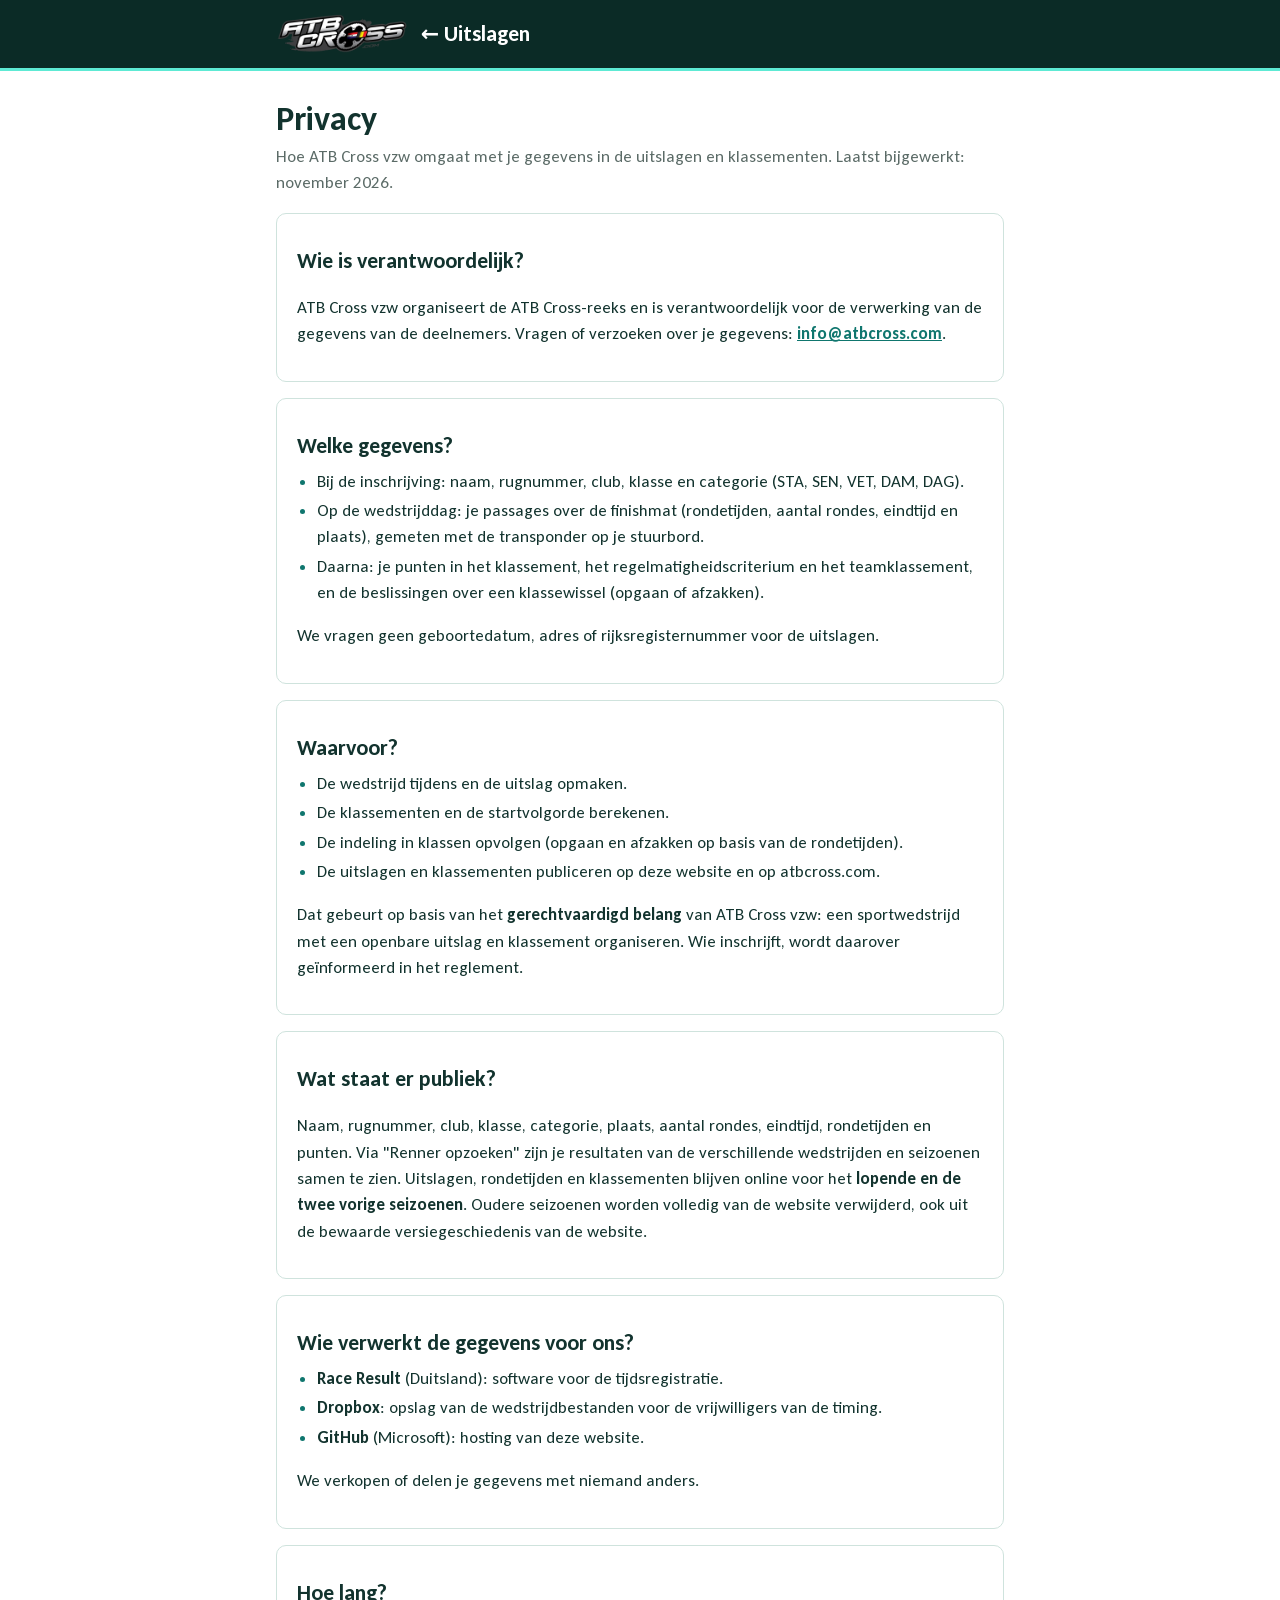
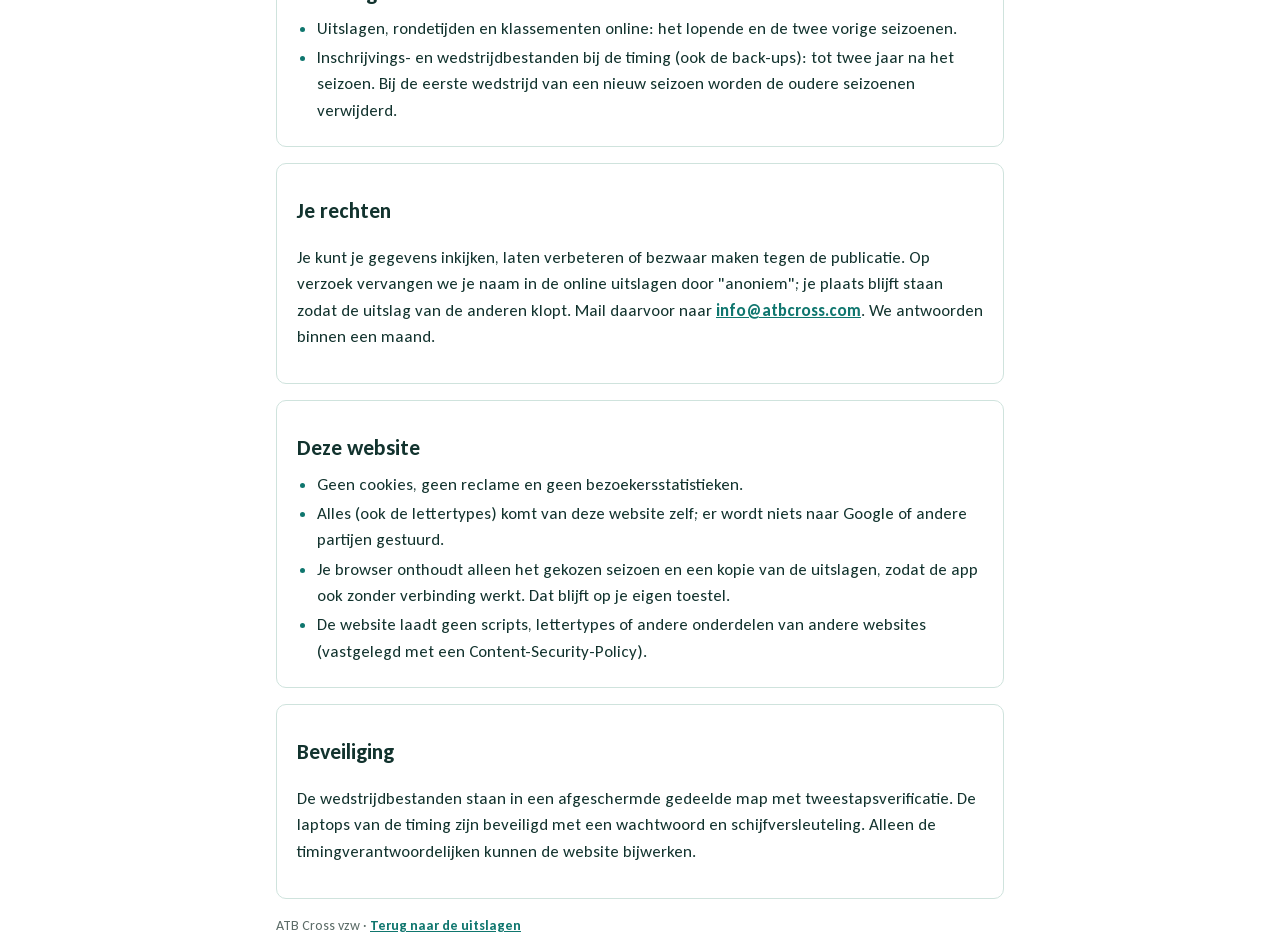
<file: privacy.html>
<!doctype html>
<html lang="nl">
<head>
<meta charset="utf-8">
<meta http-equiv="Content-Security-Policy" content="default-src 'self'; script-src 'none'; style-src 'self'; img-src 'self' data:; font-src 'self'; object-src 'none'; base-uri 'self'; form-action 'none'">
<meta name="referrer" content="no-referrer">
<meta name="viewport" content="width=device-width,initial-scale=1,viewport-fit=cover">
<title>Privacy – ATB Cross Uitslagen</title>
<meta name="description" content="Hoe ATB Cross vzw omgaat met de gegevens in de uitslagen en klassementen.">
<link rel="icon" href="icon-192.png">
<meta name="theme-color" content="#0B2B26">
<link rel="stylesheet" href="privacy.css">
</head>
<body>
<header><div class="wrap"><img src="logo.png" alt="ATB Cross"><a href="./">← Uitslagen</a></div></header>
<main class="wrap">
<h1>Privacy</h1>
<p class="lead">Hoe ATB Cross vzw omgaat met je gegevens in de uitslagen en klassementen. Laatst bijgewerkt: november 2026.</p>

<section>
<h2>Wie is verantwoordelijk?</h2>
<p>ATB Cross vzw organiseert de ATB Cross-reeks en is verantwoordelijk voor de verwerking van de gegevens van de deelnemers. Vragen of verzoeken over je gegevens: <a href="mailto:info@atbcross.com">info@atbcross.com</a>.</p>
</section>

<section>
<h2>Welke gegevens?</h2>
<ul>
<li>Bij de inschrijving: naam, rugnummer, club, klasse en categorie (STA, SEN, VET, DAM, DAG).</li>
<li>Op de wedstrijddag: je passages over de finishmat (rondetijden, aantal rondes, eindtijd en plaats), gemeten met de transponder op je stuurbord.</li>
<li>Daarna: je punten in het klassement, het regelmatigheidscriterium en het teamklassement, en de beslissingen over een klassewissel (opgaan of afzakken).</li>
</ul>
<p>We vragen geen geboortedatum, adres of rijksregisternummer voor de uitslagen.</p>
</section>

<section>
<h2>Waarvoor?</h2>
<ul>
<li>De wedstrijd tijdens en de uitslag opmaken.</li>
<li>De klassementen en de startvolgorde berekenen.</li>
<li>De indeling in klassen opvolgen (opgaan en afzakken op basis van de rondetijden).</li>
<li>De uitslagen en klassementen publiceren op deze website en op atbcross.com.</li>
</ul>
<p>Dat gebeurt op basis van het <b>gerechtvaardigd belang</b> van ATB Cross vzw: een sportwedstrijd met een openbare uitslag en klassement organiseren. Wie inschrijft, wordt daarover geïnformeerd in het reglement.</p>
</section>

<section>
<h2>Wat staat er publiek?</h2>
<p>Naam, rugnummer, club, klasse, categorie, plaats, aantal rondes, eindtijd, rondetijden en punten. Via "Renner opzoeken" zijn je resultaten van de verschillende wedstrijden en seizoenen samen te zien. Uitslagen, rondetijden en klassementen blijven online voor het <b>lopende en de twee vorige seizoenen</b>. Oudere seizoenen worden volledig van de website verwijderd, ook uit de bewaarde versiegeschiedenis van de website.</p>
</section>

<section>
<h2>Wie verwerkt de gegevens voor ons?</h2>
<ul>
<li><b>Race Result</b> (Duitsland): software voor de tijdsregistratie.</li>
<li><b>Dropbox</b>: opslag van de wedstrijdbestanden voor de vrijwilligers van de timing.</li>
<li><b>GitHub</b> (Microsoft): hosting van deze website.</li>
</ul>
<p>We verkopen of delen je gegevens met niemand anders.</p>
</section>

<section>
<h2>Hoe lang?</h2>
<ul>
<li>Uitslagen, rondetijden en klassementen online: het lopende en de twee vorige seizoenen.</li>
<li>Inschrijvings- en wedstrijdbestanden bij de timing (ook de back-ups): tot twee jaar na het seizoen. Bij de eerste wedstrijd van een nieuw seizoen worden de oudere seizoenen verwijderd.</li>
</ul>
</section>

<section>
<h2>Je rechten</h2>
<p>Je kunt je gegevens inkijken, laten verbeteren of bezwaar maken tegen de publicatie. Op verzoek vervangen we je naam in de online uitslagen door "anoniem"; je plaats blijft staan zodat de uitslag van de anderen klopt. Mail daarvoor naar <a href="mailto:info@atbcross.com">info@atbcross.com</a>. We antwoorden binnen een maand.</p>
</section>

<section>
<h2>Deze website</h2>
<ul>
<li>Geen cookies, geen reclame en geen bezoekersstatistieken.</li>
<li>Alles (ook de lettertypes) komt van deze website zelf; er wordt niets naar Google of andere partijen gestuurd.</li>
<li>Je browser onthoudt alleen het gekozen seizoen en een kopie van de uitslagen, zodat de app ook zonder verbinding werkt. Dat blijft op je eigen toestel.</li>
<li>De website laadt geen scripts, lettertypes of andere onderdelen van andere websites (vastgelegd met een Content-Security-Policy).</li>
</ul>
</section>

<section>
<h2>Beveiliging</h2>
<p>De wedstrijdbestanden staan in een afgeschermde gedeelde map met tweestapsverificatie. De laptops van de timing zijn beveiligd met een wachtwoord en schijfversleuteling. Alleen de timingverantwoordelijken kunnen de website bijwerken.</p>
</section>
</main>
<footer class="wrap">ATB Cross vzw · <a href="./">Terug naar de uitslagen</a></footer>
</body>
</html>
</file>
<file: privacy.css>
/* ATB Cross Uitslagen - opmaak privacyverklaring (huisstijl, website 3.70) */
@font-face { font-family: "Carlito"; font-weight: 400; font-display: swap; src: url(fonts/carlito-400.woff) format("woff") }
@font-face { font-family: "Carlito"; font-weight: 700; font-display: swap; src: url(fonts/carlito-700.woff) format("woff") }
:root { --bg: #FFFFFF; --surface: #FFFFFF; --surface-alt: #F6F8F7; --ink: #12332E; --muted: #5B6B67; --line: #CFE3DD; --accent: #0F766E; --head: #0B2B26; --mint: #5EEAD4;
  --f-body: "Carlito", "Calibri", "Segoe UI", system-ui, sans-serif }
@media (prefers-color-scheme: dark) { :root:not([data-theme="light"]) { --bg: #121514; --surface: #1A1E1D; --surface-alt: #1F2423; --ink: #ECEFEE; --muted: #A3ABA9; --line: #2C3331; --accent: #5EEAD4; color-scheme: dark } }
:root[data-theme="dark"] { --bg: #121514; --surface: #1A1E1D; --surface-alt: #1F2423; --ink: #ECEFEE; --muted: #A3ABA9; --line: #2C3331; --accent: #5EEAD4; color-scheme: dark }
* { box-sizing: border-box }
body { margin: 0; background: var(--bg); color: var(--ink); font-family: var(--f-body); font-size: 17px; line-height: 1.55 }
.wrap { max-width: 760px; margin: 0 auto; padding: 0 16px }
header { background: var(--head); color: #fff; border-bottom: 3px solid var(--mint) }
header .wrap { display: flex; align-items: center; gap: 14px; padding-block: 14px }
header img { height: 40px }
header a { color: #fff; text-decoration: none; font-weight: 700; font-size: 22px }
h1 { font-weight: 700; font-size: 34px; line-height: 1.15; margin: 28px 0 6px }
h2 { font-weight: 700; font-size: 22px; margin: 26px 0 6px; color: var(--ink) }
.lead { color: var(--muted); margin: 0 0 8px }
main section { background: var(--surface); border: 1px solid var(--line); border-radius: 10px; padding: 4px 20px 16px; margin: 16px 0 }
ul { padding-left: 20px; margin: 6px 0 } li { margin: 3px 0 } li::marker { color: var(--accent) }
a { color: var(--accent); font-weight: 700 }
footer { color: var(--muted); font-size: 14px; padding: 8px 0 40px }
</file>
